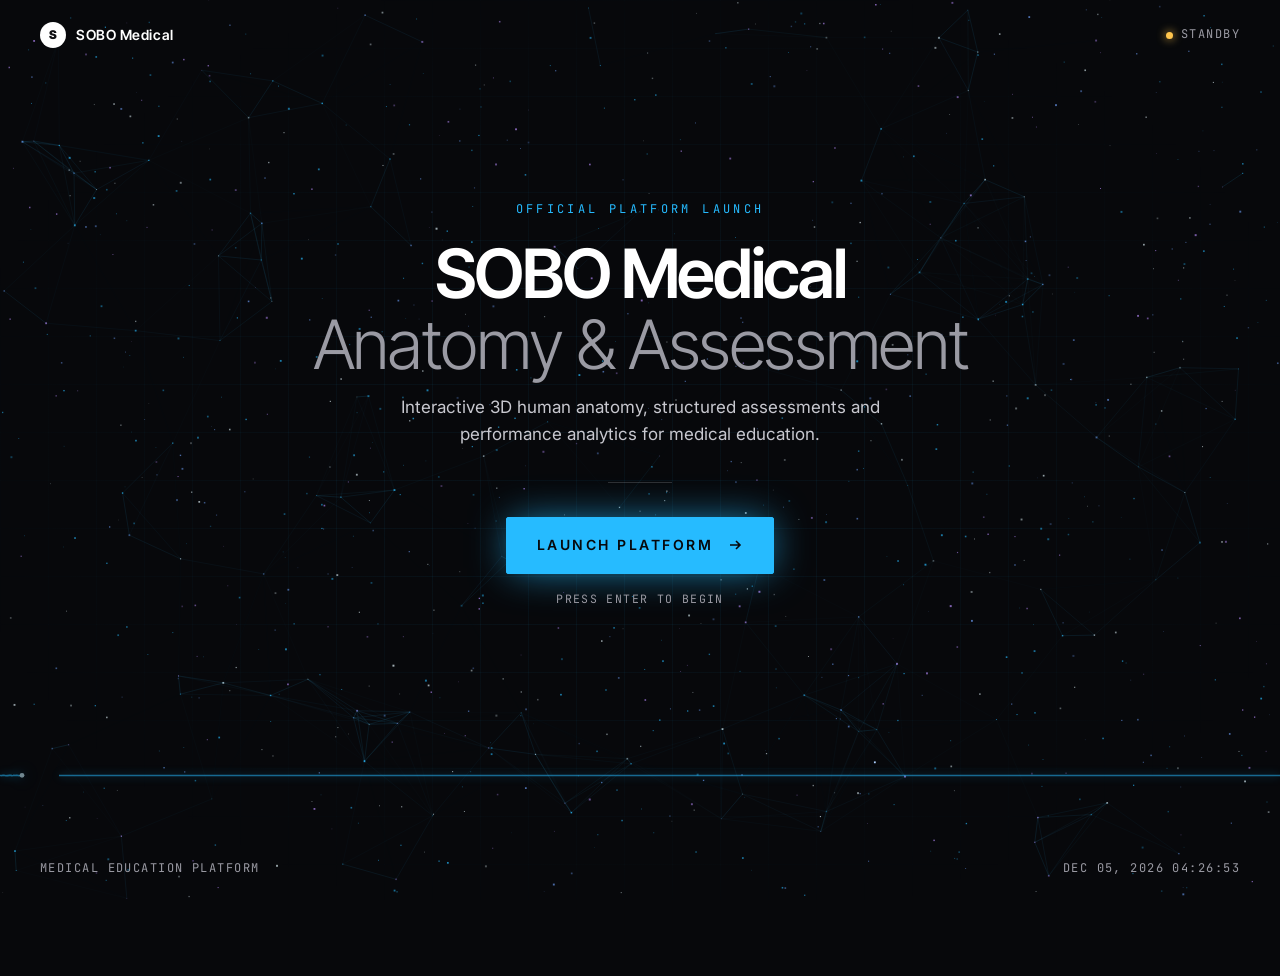
<file: launch.html>
<!doctype html>
<html lang="en">
  <head>
    <meta charset="utf-8" />
    <meta name="viewport" content="width=device-width,initial-scale=1" />
    <title>Launch · SOBO Medical</title>
    <link rel="stylesheet" href="css/global.css" />
    <style>
      body.launch {
        min-height: 100vh;
        min-height: 100dvh;
        margin: 0;
        overflow: hidden;
        background: #07080b;
        color: var(--ink);
        transition: opacity 0.9s var(--ease);
      }
      body.leaving {
        opacity: 0;
      }
      /* faint monitor grid + vignette */
      .grid-bg {
        position: fixed;
        inset: 0;
        background-image:
          linear-gradient(rgba(38, 187, 255, 0.05) 1px, transparent 1px),
          linear-gradient(90deg, rgba(38, 187, 255, 0.05) 1px, transparent 1px);
        background-size: 48px 48px;
        mask-image: radial-gradient(ellipse at center, #000 30%, transparent 78%);
        -webkit-mask-image: radial-gradient(ellipse at center, #000 30%, transparent 78%);
        pointer-events: none;
      }
      /* particle field (neural network -> vortex -> text) */
      #fx {
        position: fixed;
        inset: 0;
        width: 100%;
        height: 100%;
        pointer-events: none;
        z-index: 0;
      }
      #ecg {
        position: fixed;
        left: 0;
        right: 0;
        bottom: 64px; /* sits below the text, just above the footer rail */
        width: 100%;
        height: clamp(90px, 16vh, 150px);
        opacity: 0.55;
        pointer-events: none;
        transition: opacity 0.8s var(--ease);
      }
      .counting #ecg,
      .live #ecg {
        opacity: 0.9;
      }

      /* top and bottom rails */
      .rail {
        position: fixed;
        left: 0;
        right: 0;
        display: flex;
        justify-content: space-between;
        align-items: center;
        gap: 16px;
        padding: 22px clamp(16px, 4vw, 40px);
        font-family: var(--mono);
        font-size: 12px;
        letter-spacing: 0.12em;
        text-transform: uppercase;
        color: var(--muted);
        z-index: 2;
      }
      .rail.top {
        top: 0;
      }
      .rail.bottom {
        bottom: 0;
      }
      .rail .brand {
        display: inline-flex;
        align-items: center;
        gap: 10px;
        font-family: var(--display);
        font-size: 14px;
        font-weight: 600;
        letter-spacing: 0.04em;
        text-transform: none;
        color: var(--ink);
      }
      .rail .brand .logo {
        width: 26px;
        height: 26px;
        font-size: 12px;
      }
      .status {
        display: inline-flex;
        align-items: center;
        gap: 8px;
      }
      .status i {
        width: 7px;
        height: 7px;
        border-radius: 50%;
        background: var(--warn);
        box-shadow: 0 0 10px var(--warn);
        animation: blink 1.6s ease-in-out infinite;
      }
      .live .status i {
        background: var(--ok);
        box-shadow: 0 0 10px var(--ok);
        animation: none;
      }
      @keyframes blink {
        50% {
          opacity: 0.35;
        }
      }

      /* centre stage */
      .stage {
        position: relative;
        z-index: 1;
        min-height: 100vh;
        min-height: 100dvh;
        display: grid;
        place-items: center;
        padding: 80px 16px calc(64px + clamp(90px, 16vh, 150px) + 12px); /* keep text clear of the ECG */
        text-align: center;
      }
      .panel {
        width: min(760px, 100%);
        animation: enter 0.9s var(--ease) both;
      }
      @keyframes enter {
        from {
          opacity: 0;
          transform: translateY(10px);
        }
        to {
          opacity: 1;
          transform: none;
        }
      }
      .eyebrow {
        display: inline-block;
        font-family: var(--mono);
        font-size: 12px;
        letter-spacing: 0.28em;
        text-transform: uppercase;
        color: var(--brand);
      }
      .panel h1 {
        margin: 18px 0 14px;
        font-family: var(--display);
        font-size: clamp(36px, 6.4vw, 68px);
        font-weight: 600;
        letter-spacing: -0.035em;
        line-height: 1.04;
      }
      .panel h1 .muted-line {
        color: var(--muted);
        font-weight: 300;
      }
      .panel .sub {
        margin: 0 auto;
        max-width: 520px;
        color: var(--ink-2);
        font-size: clamp(15px, 2vw, 17px);
        line-height: 1.6;
      }
      .rule {
        width: 64px;
        height: 1px;
        margin: 34px auto;
        background: var(--line-strong);
      }

      /* ready: staggered entrance */
      #ready > * {
        animation: enter 1s var(--ease) both;
      }
      #ready > :nth-child(2) {
        animation-delay: 0.12s;
      }
      #ready > :nth-child(3) {
        animation-delay: 0.24s;
      }
      #ready > :nth-child(4) {
        animation-delay: 0.36s;
      }
      #ready > :nth-child(5),
      #ready > :nth-child(6) {
        animation-delay: 0.48s;
      }

      #go,
      .cta {
        position: relative;
        display: inline-flex;
        align-items: center;
        gap: 14px;
        padding: 16px 30px;
        border: 1px solid rgba(38, 187, 255, 0.6);
        border-radius: 2px;
        background: rgba(38, 187, 255, 0.06);
        color: var(--ink);
        font: inherit;
        font-size: 14px;
        font-weight: 600;
        letter-spacing: 0.18em;
        text-transform: uppercase;
        cursor: pointer;
        overflow: hidden;
        transition:
          background 0.25s var(--ease),
          border-color 0.25s var(--ease),
          color 0.25s var(--ease),
          box-shadow 0.25s var(--ease);
      }
      /* light sweeping across the button */
      #go::after,
      .cta::after {
        content: "";
        position: absolute;
        inset: 0;
        background: linear-gradient(100deg, transparent 30%, rgba(255, 255, 255, 0.22) 50%, transparent 70%);
        transform: translateX(-120%);
        animation: sheen 3.2s 1.2s ease-in-out infinite;
      }
      @keyframes sheen {
        0%,
        60% {
          transform: translateX(-120%);
        }
        100% {
          transform: translateX(120%);
        }
      }
      #go:hover,
      #go:focus-visible,
      .cta:hover,
      .cta:focus-visible {
        background: var(--brand);
        border-color: var(--brand);
        color: #07080b;
        outline: none;
        box-shadow: 0 0 40px -6px rgba(38, 187, 255, 0.8);
      }
      #go svg,
      .cta svg {
        width: 16px;
        height: 16px;
      }
      .hint {
        margin-top: 16px;
        font-family: var(--mono);
        font-size: 11.5px;
        letter-spacing: 0.12em;
        text-transform: uppercase;
        color: var(--muted);
      }

      /* countdown dial */
      #counting {
        animation: dialIn 0.8s var(--ease) both;
      }
      @keyframes dialIn {
        from {
          opacity: 0;
          transform: scale(0.86);
        }
        to {
          opacity: 1;
          transform: none;
        }
      }
      .dial {
        position: relative;
        width: clamp(230px, 44vw, 360px);
        aspect-ratio: 1;
        margin: 18px auto 0;
        display: grid;
        place-items: center;
      }
      .dial svg {
        position: absolute;
        inset: 0;
        width: 100%;
        height: 100%;
        overflow: visible;
      }
      .dial .tick {
        stroke: rgba(255, 255, 255, 0.14);
        stroke-width: 0.5;
        transition: stroke 0.2s;
      }
      .dial .tick.major {
        stroke-width: 0.9;
      }
      .dial .tick.on {
        stroke: #26bbff;
        filter: drop-shadow(0 0 1.5px #26bbff);
      }
      .dial .spin {
        fill: none;
        stroke: rgba(185, 140, 255, 0.7);
        stroke-width: 0.5;
        stroke-dasharray: 18 120;
        transform-origin: 50px 50px;
        animation: spin 2.4s linear infinite;
      }
      .dial .spin.s2 {
        stroke: rgba(38, 187, 255, 0.5);
        stroke-dasharray: 6 60;
        animation-duration: 1.5s;
        animation-direction: reverse;
      }
      @keyframes spin {
        to {
          transform: rotate(360deg);
        }
      }
      .dial .inner {
        fill: none;
        stroke: rgba(255, 255, 255, 0.07);
        stroke-width: 0.4;
      }
      .digits {
        position: relative;
        font-family: var(--mono);
        font-size: clamp(68px, 14vw, 124px);
        font-weight: 300;
        line-height: 1;
        letter-spacing: -0.04em;
        font-variant-numeric: tabular-nums;
        text-shadow: 0 0 30px rgba(38, 187, 255, 0.35);
      }
      .digits span {
        display: inline-block;
        animation: digit 0.45s var(--ease);
      }
      @keyframes digit {
        from {
          opacity: 0;
          transform: translateY(14%);
          filter: blur(3px);
        }
        to {
          opacity: 1;
          transform: none;
          filter: none;
        }
      }
      .dial .unit {
        position: absolute;
        bottom: 27%;
        font-family: var(--mono);
        font-size: 11px;
        letter-spacing: 0.3em;
        text-transform: uppercase;
        color: var(--muted);
      }
      .count-meta {
        margin: 22px auto 0;
        font-family: var(--mono);
        font-size: 12px;
        letter-spacing: 0.14em;
        text-transform: uppercase;
        color: var(--ink-2);
        min-height: 1.4em;
      }
      .count-meta span {
        display: inline-block;
        animation: enter 0.4s var(--ease);
      }
      .count-meta b {
        color: var(--brand);
        font-weight: 500;
        margin-right: 10px;
      }

      /* ---- countdown -> live transition ("monitor ignition") ---- */
      #counting.outro {
        animation: outro 0.45s var(--ease) forwards;
      }
      @keyframes outro {
        to {
          opacity: 0;
          transform: scale(0.6);
          filter: blur(6px);
        }
      }
      #ignite {
        position: fixed;
        inset: 0;
        z-index: 3;
        pointer-events: none;
        display: none;
      }
      .igniting #ignite {
        display: block;
      }
      .scan {
        position: absolute;
        left: 50%;
        top: var(--cy, 50%);
        width: 100vw;
        height: 1px;
        background: linear-gradient(90deg, transparent, #26bbff 20%, #e6f8ff 50%, #26bbff 80%, transparent);
        box-shadow: 0 0 18px 2px rgba(38, 187, 255, 0.7);
        transform: translate(-50%, -50%) scaleX(0);
      }
      .igniting .scan {
        animation:
          scanGrow 0.5s var(--ease) forwards,
          var(--split) 0.85s 0.5s cubic-bezier(0.6, 0, 0.2, 1) forwards;
      }
      .scan.up {
        --split: scanUp;
      }
      .scan.down {
        --split: scanDown;
      }
      @keyframes scanGrow {
        to {
          transform: translate(-50%, -50%) scaleX(1);
        }
      }
      @keyframes scanUp {
        from {
          transform: translate(-50%, -50%) scaleX(1);
          opacity: 1;
        }
        to {
          transform: translate(-50%, calc(-50% - var(--cy, 50vh))) scaleX(1);
          opacity: 0;
        }
      }
      @keyframes scanDown {
        from {
          transform: translate(-50%, -50%) scaleX(1);
          opacity: 1;
        }
        to {
          transform: translate(-50%, calc(-50% + 100vh - var(--cy, 50vh))) scaleX(1);
          opacity: 0;
        }
      }
      .veil {
        position: absolute;
        left: 0;
        right: 0;
        top: var(--cy, 50%);
        height: 100vh;
        background: radial-gradient(ellipse at center, rgba(38, 187, 255, 0.18), transparent 65%);
        transform: translateY(-50%) scaleY(0);
        opacity: 0;
      }
      .igniting .veil {
        animation: veil 1.1s 0.45s var(--ease) forwards;
      }
      @keyframes veil {
        0% {
          transform: translateY(-50%) scaleY(0);
          opacity: 1;
        }
        60% {
          opacity: 0.8;
        }
        100% {
          transform: translateY(-50%) scaleY(1);
          opacity: 0;
        }
      }
      /* core flash where everything imploded */
      .core {
        position: absolute;
        left: var(--cx, 50%);
        top: var(--cy, 50%);
        width: 14px;
        height: 14px;
        margin: -7px 0 0 -7px;
        border-radius: 50%;
        background: #fff;
        box-shadow:
          0 0 30px 10px rgba(38, 187, 255, 0.9),
          0 0 90px 40px rgba(130, 90, 220, 0.4);
        opacity: 0;
      }
      .igniting .core {
        animation: core 0.9s 0.35s ease-out forwards;
      }
      @keyframes core {
        0% {
          opacity: 0;
          transform: scale(0.2);
        }
        18% {
          opacity: 1;
          transform: scale(1.4);
        }
        100% {
          opacity: 0;
          transform: scale(5);
        }
      }
      .ring {
        position: absolute;
        left: var(--cx, 50%);
        top: var(--cy, 50%);
        width: 40px;
        height: 40px;
        margin: -20px 0 0 -20px;
        border: 1px solid rgba(38, 187, 255, 0.8);
        border-radius: 50%;
        opacity: 0;
      }
      .igniting .ring {
        animation: ring 1.3s 0.5s cubic-bezier(0.2, 0.6, 0.2, 1) forwards;
      }
      .igniting .ring.r2 {
        animation-delay: 0.68s;
        border-color: rgba(185, 140, 255, 0.7);
      }
      .igniting .ring.r3 {
        animation-delay: 0.86s;
        border-color: rgba(255, 255, 255, 0.5);
      }
      @keyframes ring {
        0% {
          transform: scale(0.2);
          opacity: 0.9;
        }
        100% {
          transform: scale(34);
          opacity: 0;
        }
      }
      .igniting .grid-bg {
        animation: gridFlash 1.4s 0.5s ease-out;
      }
      @keyframes gridFlash {
        0% {
          filter: brightness(1);
        }
        20% {
          filter: brightness(3.4);
        }
        100% {
          filter: brightness(1);
        }
      }
      /* a short camera shake at the moment of ignition */
      .shake .stage,
      .shake #fx {
        animation: shake 0.45s cubic-bezier(0.36, 0.07, 0.19, 0.97);
      }
      @keyframes shake {
        20% {
          transform: translate(-3px, 2px);
        }
        40% {
          transform: translate(3px, -2px);
        }
        60% {
          transform: translate(-2px, 1px);
        }
        80% {
          transform: translate(1px, -1px);
        }
      }

      /* live panel: lines slide up from behind a mask, one after another */
      #live {
        animation: none;
      }
      #live .reveal {
        display: block;
        overflow: hidden;
      }
      #live .reveal > * {
        display: inline-block;
        transform: translateY(105%);
        opacity: 0;
      }
      #live.show .reveal > * {
        animation: lineUp 0.8s var(--ease) forwards;
        animation-delay: calc(var(--i) * 0.14s);
      }
      @keyframes lineUp {
        to {
          transform: none;
          opacity: 1;
        }
      }
      /* the brand line is first drawn by the particles, then the real text fades in over them */
      #live h1 .reveal.brandline {
        overflow: visible;
      }
      #live h1 .reveal.brandline > b {
        color: var(--ink);
        font-weight: 600;
        transform: none;
      }
      #live.show h1 .reveal.brandline > b {
        animation: textIn 0.9s 0.1s ease forwards;
      }
      @keyframes textIn {
        from {
          opacity: 0;
          filter: blur(6px);
          text-shadow: 0 0 40px rgba(38, 187, 255, 0.9);
        }
        to {
          opacity: 1;
          filter: none;
          text-shadow: 0 0 24px rgba(38, 187, 255, 0.25);
        }
      }
      #live .enter-wrap {
        padding: 30px 0; /* room for the glow, which the reveal mask would otherwise clip */
        margin-bottom: -30px;
      }
      .cta {
        padding: 18px 36px;
        border-color: rgba(38, 187, 255, 0.85);
        box-shadow: 0 0 0 0 rgba(38, 187, 255, 0.45);
      }
      #live.ready .cta {
        animation: ctaPulse 2.4s ease-out infinite;
        opacity: 1;
        transform: none;
      }
      @keyframes ctaPulse {
        0% {
          box-shadow: 0 0 0 0 rgba(38, 187, 255, 0.45);
        }
        70% {
          box-shadow: 0 0 0 18px rgba(38, 187, 255, 0);
        }
        100% {
          box-shadow: 0 0 0 0 rgba(38, 187, 255, 0);
        }
      }
      #live .rule {
        transform: scaleX(0);
        margin: 26px auto;
        background: linear-gradient(90deg, transparent, #26bbff, transparent);
        width: 160px;
      }
      #live.show .rule {
        transition: transform 1s 0.5s var(--ease);
        transform: scaleX(1);
      }

      [hidden] {
        display: none !important;
      }
      @media (prefers-reduced-motion: reduce) {
        .panel,
        #ready > *,
        .digits span,
        #counting,
        #counting.outro,
        #go::after,
        .dial .spin,
        .status i,
        .shake .stage {
          animation: none;
        }
        .igniting #ignite {
          display: none;
        }
        #live .reveal > * {
          transform: none;
          opacity: 1;
        }
        #live.show .reveal > *,
        #live.show h1 .reveal.brandline > b {
          animation: none;
        }
      }
      @media (max-width: 560px) {
        .rail .hide-sm {
          display: none;
        }
      }
    </style>
  </head>
  <body class="launch">
    <div class="grid-bg" aria-hidden="true"></div>
    <canvas id="fx" aria-hidden="true"></canvas>
    <canvas id="ecg" aria-hidden="true"></canvas>

    <header class="rail top">
      <span class="brand"><span class="logo">S</span> SOBO Medical</span>
      <span class="status"><i></i><span id="statusTxt">Standby</span></span>
    </header>

    <main class="stage" aria-live="polite">
      <section class="panel" id="ready">
        <span class="eyebrow">Official platform launch</span>
        <h1>SOBO Medical<br /><span class="muted-line">Anatomy &amp; Assessment</span></h1>
        <p class="sub">
          Interactive 3D human anatomy, structured assessments and performance
          analytics for medical education.
        </p>
        <div class="rule"></div>
        <button id="go" type="button">
          Launch platform
          <svg viewBox="0 0 16 16" fill="none" stroke="currentColor" stroke-width="1.6" aria-hidden="true"><path d="M3 8h10M9 4l4 4-4 4" /></svg>
        </button>
        <p class="hint">Press Enter to begin</p>
      </section>

      <section class="panel" id="counting" hidden>
        <span class="eyebrow">Launch sequence</span>
        <div class="dial" id="dial">
          <svg viewBox="0 0 100 100" aria-hidden="true">
            <g id="ticks"></g>
            <circle class="inner" cx="50" cy="50" r="40" />
            <circle class="spin" cx="50" cy="50" r="43" pathLength="138" />
            <circle class="spin s2" cx="50" cy="50" r="37.5" pathLength="66" />
          </svg>
          <div class="digits" aria-label="seconds remaining"><span id="num">05</span></div>
          <span class="unit">seconds</span>
        </div>
        <div class="count-meta" id="meta"></div>
      </section>

      <section class="panel" id="live" hidden>
        <span class="reveal"><span class="eyebrow" style="--i: 0">System online</span></span>
        <h1>
          <span class="reveal brandline"><b id="brandText">SOBO Medical</b></span>
          <span class="reveal"><span class="muted-line" style="--i: 2">is now live</span></span>
        </h1>
        <div class="rule"></div>
        <span class="reveal"><span class="sub" style="--i: 4; display: inline-block">Welcome to the future of anatomy learning.</span></span>
        <span class="reveal enter-wrap"
          ><button id="enter" class="cta" type="button" style="--i: 6" tabindex="-1">
            Enter SOBO Medical
            <svg viewBox="0 0 16 16" fill="none" stroke="currentColor" stroke-width="1.6" aria-hidden="true"><path d="M3 8h10M9 4l4 4-4 4" /></svg></button
        ></span>
      </section>
    </main>

    <div id="ignite" aria-hidden="true">
      <div class="veil"></div>
      <div class="ring"></div>
      <div class="ring r2"></div>
      <div class="ring r3"></div>
      <div class="core"></div>
      <div class="scan up"></div>
      <div class="scan down"></div>
    </div>

    <footer class="rail bottom">
      <span class="hide-sm">Medical education platform</span>
      <span id="clock"></span>
    </footer>

    <script>
      // Launch ceremony:
      //   standby  - a drifting "neural network" of particles, a resting ECG
      //   countdown- particles are pulled into a vortex around the dial, faster every second; one heartbeat per second
      //   zero     - everything implodes to a point, then ignites (flash, scan lines, rings) and bursts outward
      //   live     - the particles assemble into "SOBO Medical", the real text fades in, then the site opens
      const COUNT_FROM = 5; // seconds
      const DESTINATION = "index.html"; // signs in, or opens the right dashboard
      const STEPS = [
        "Loading anatomy atlas",
        "Calibrating 3D renderer",
        "Syncing assessment bank",
        "Securing sessions",
        "Final checks",
      ];

      const $ = (id) => document.getElementById(id);
      const reduced = matchMedia("(prefers-reduced-motion: reduce)").matches;
      const pad = (n) => String(n).padStart(2, "0");
      const wait = (ms) => new Promise((r) => setTimeout(r, ms));
      const clamp01 = (v) => Math.max(0, Math.min(1, v));
      const easeInOut = (u) => (u < 0.5 ? 4 * u * u * u : 1 - Math.pow(-2 * u + 2, 3) / 2);

      // ---- clock in the bottom rail ----
      const tickClock = () => {
        const d = new Date();
        $("clock").textContent =
          d.toLocaleDateString(undefined, { day: "2-digit", month: "short", year: "numeric" }) +
          "  " + [d.getHours(), d.getMinutes(), d.getSeconds()].map(pad).join(":");
      };
      tickClock();
      setInterval(tickClock, 1000);

      // ---- dial ticks (60, every 5th is longer) ----
      $("ticks").innerHTML = Array.from({ length: 60 }, (_, i) => {
        const a = (i / 60) * Math.PI * 2 - Math.PI / 2,
          major = i % 5 === 0,
          r1 = major ? 45 : 46.5,
          r2 = 49;
        const p = (r) => `${(50 + Math.cos(a) * r).toFixed(2)} ${(50 + Math.sin(a) * r).toFixed(2)}`;
        return `<path class="tick${major ? " major" : ""}" d="M${p(r1)} L${p(r2)}" />`;
      }).join("");
      const ticks = [...document.querySelectorAll("#ticks .tick")];

      // =============================== ECG monitor ===============================
      const cv = $("ecg"),
        ctx = cv.getContext("2d");
      let W = 0, H = 0, dpr = 1, trace = [], pen = 0, lastT = 0, beats = [], ecgGain = 1;
      const SPEED = 260; // px per second
      function size() {
        dpr = Math.min(devicePixelRatio || 1, 2);
        W = cv.clientWidth;
        H = cv.clientHeight;
        cv.width = W * dpr;
        cv.height = H * dpr;
        ctx.setTransform(dpr, 0, 0, dpr, 0, 0);
        trace = new Array(Math.ceil(W) + 1).fill(0);
        pen = 0;
      }
      addEventListener("resize", size);
      size();
      const bump = (u, a, b, h) => (u >= a && u <= b ? h * Math.sin((Math.PI * (u - a)) / (b - a)) : 0);
      const tri = (u, a, m, b, h) => (u < a || u > b ? 0 : u <= m ? (h * (u - a)) / (m - a) : (h * (b - u)) / (b - m));
      const pqrst = (u) =>
        bump(u, 0, 0.09, 0.1) + tri(u, 0.13, 0.145, 0.16, -0.12) + tri(u, 0.155, 0.18, 0.205, 1) +
        tri(u, 0.2, 0.22, 0.245, -0.28) + bump(u, 0.32, 0.5, 0.22);
      function signal(t) {
        let v = 0;
        for (const b of beats) v += pqrst(t - b.t) * b.g;
        return v + (Math.random() - 0.5) * 0.012;
      }
      let onBeat = () => {};
      function beat(g = ecgGain) {
        beats.push({ t: performance.now() / 1000, g });
        if (beats.length > 4) beats.shift();
        onBeat();
      }
      let restTimer = setInterval(beat, 1150);
      beat();

      function drawEcg(now) {
        const t = now / 1000;
        const dt = Math.min(0.05, lastT ? t - lastT : 0);
        lastT = t;
        const steps = Math.max(1, Math.round(SPEED * dt));
        for (let i = 0; i < steps; i++) {
          pen = (pen + 1) % trace.length;
          trace[pen] = signal(t - (steps - 1 - i) / SPEED);
        }
        ctx.clearRect(0, 0, W, H);
        const mid = H * 0.58, amp = H * 0.4, gap = 36;
        ctx.lineWidth = 1.6;
        ctx.lineJoin = "round";
        ctx.strokeStyle = "#26bbff";
        ctx.shadowColor = "rgba(38,187,255,0.75)";
        ctx.shadowBlur = 8;
        ctx.beginPath();
        let drawing = false;
        for (let x = 0; x < trace.length; x++) {
          const ahead = (x - pen + trace.length) % trace.length;
          if (ahead > 0 && ahead <= gap) {
            drawing = false;
            continue;
          }
          const y = mid - trace[x] * amp;
          drawing ? ctx.lineTo(x, y) : ctx.moveTo(x, y);
          drawing = true;
        }
        ctx.stroke();
        ctx.shadowBlur = 16;
        ctx.fillStyle = "#c9f0ff";
        ctx.beginPath();
        ctx.arc(pen, mid - trace[pen] * amp, 2.4, 0, Math.PI * 2);
        ctx.fill();
      }

      // =============================== Particle field ===============================
      const fx = $("fx"),
        fc = fx.getContext("2d");
      let FW = 0, FH = 0, fdpr = 1;
      function fxSize() {
        fdpr = Math.min(devicePixelRatio || 1, 2);
        FW = innerWidth;
        FH = innerHeight;
        fx.width = FW * fdpr;
        fx.height = FH * fdpr;
        fc.setTransform(fdpr, 0, 0, fdpr, 0, 0);
      }
      addEventListener("resize", fxSize);
      fxSize();

      const N = innerWidth < 700 ? 520 : 1100;
      const LINKS = innerWidth < 700 ? 70 : 140; // particles that draw network lines while drifting
      const COLORS = ["38,187,255", "38,187,255", "111,162,255", "185,140,255", "230,248,255"];
      const P = Array.from({ length: N }, () => ({
        x: Math.random() * FW,
        y: Math.random() * FH,
        vx: (Math.random() - 0.5) * 0.35,
        vy: (Math.random() - 0.5) * 0.35,
        s: Math.random() * 1.5 + 0.5,
        a: Math.random() * 0.45 + 0.25,
        c: COLORS[(Math.random() * COLORS.length) | 0],
        d: Math.random(), // per-particle delay / phase
        ro: (Math.random() - 0.5) * 2, // orbit spread
        ang: 0, rad: 0, kick: 0, sx: 0, sy: 0, tx: null, ty: null,
      }));
      let mode = "drift", modeT = 0, prog = 0, fade = 1;
      let cx = FW / 2, cy = FH / 2, orbitR = 200;
      const mouse = { x: -1e4, y: -1e4 };
      addEventListener("pointermove", (e) => ((mouse.x = e.clientX), (mouse.y = e.clientY)));
      addEventListener("pointerleave", () => ((mouse.x = mouse.y = -1e4)));

      function setMode(m) {
        mode = m;
        modeT = performance.now() / 1000;
        if (m === "vortex" || m === "implode")
          P.forEach((p) => {
            if (m === "vortex") {
              p.ang = Math.atan2(p.y - cy, p.x - cx);
              p.rad = Math.hypot(p.x - cx, p.y - cy);
            }
          });
        if (m === "explode")
          P.forEach((p) => {
            const a = Math.random() * Math.PI * 2,
              v = 6 + Math.random() * 18;
            p.x = cx + (Math.random() - 0.5) * 4;
            p.y = cy + (Math.random() - 0.5) * 4;
            p.vx = Math.cos(a) * v;
            p.vy = Math.sin(a) * v;
          });
        if (m === "assemble") P.forEach((p) => ((p.sx = p.x), (p.sy = p.y)));
        if (m === "dissolve")
          P.forEach((p) => {
            p.vx = (Math.random() - 0.5) * 1.6;
            p.vy = (Math.random() - 0.5) * 1.6 - 0.3;
          });
      }
      // Every second of the countdown (each heartbeat) the ring breathes: a fast burst outward,
      // then a slower pull back in to the dial before the next second.
      let pulseT = -10;
      onBeat = () => {
        if (mode === "vortex") pulseT = performance.now() / 1000;
      };
      const easeOut = (u) => 1 - Math.pow(1 - u, 3);
      function breath(ph) {
        if (ph < 0 || ph > 0.95) return 0;
        if (ph < 0.22) return easeOut(ph / 0.22); // out
        return 1 - easeInOut((ph - 0.22) / 0.73); // back in
      }

      // Points that spell out an element's text, at its exact position on screen
      function textTargets(el, box) {
        const r = box.getBoundingClientRect(),
          cs = getComputedStyle(el);
        const fs = parseFloat(cs.fontSize);
        const c = document.createElement("canvas");
        c.width = Math.ceil(r.width);
        c.height = Math.ceil(r.height);
        const g = c.getContext("2d");
        g.font = `${cs.fontWeight} ${cs.fontSize} ${cs.fontFamily}`;
        if ("letterSpacing" in g) g.letterSpacing = cs.letterSpacing;
        g.textAlign = "center";
        g.textBaseline = "middle";
        g.fillStyle = "#fff";
        g.fillText(el.textContent, c.width / 2, c.height / 2 + fs * 0.04);
        const data = g.getImageData(0, 0, c.width, c.height).data;
        const step = Math.max(2, Math.round(fs / 26));
        const pts = [];
        for (let y = 0; y < c.height; y += step)
          for (let x = 0; x < c.width; x += step)
            if (data[(y * c.width + x) * 4 + 3] > 140) pts.push([r.left + x, r.top + y]);
        for (let i = pts.length - 1; i > 0; i--) {
          const j = (Math.random() * (i + 1)) | 0;
          [pts[i], pts[j]] = [pts[j], pts[i]];
        }
        return pts;
      }
      function assignTargets(pts) {
        P.forEach((p, i) => {
          const t = pts.length ? pts[i % pts.length] : null;
          // spare particles (more particles than points) join in only when the text needs them
          if (t && i < Math.max(pts.length, N * 0.7)) {
            p.tx = t[0] + (Math.random() - 0.5) * 1.2;
            p.ty = t[1] + (Math.random() - 0.5) * 1.2;
          } else p.tx = p.ty = null;
        });
      }

      function stepParticles(now, dt) {
        const t = now / 1000,
          since = t - modeT,
          f = dt * 60; // frame factor
        fc.clearRect(0, 0, FW, FH);
        fc.globalCompositeOperation = "lighter";

        if (mode === "drift") {
          for (const p of P) {
            const dx = p.x - mouse.x, dy = p.y - mouse.y, d2 = dx * dx + dy * dy;
            if (d2 < 140 * 140) {
              const d = Math.sqrt(d2) || 1, push = (1 - d / 140) * 0.6;
              p.vx += (dx / d) * push * 0.2 * f;
              p.vy += (dy / d) * push * 0.2 * f;
            }
            p.vx = p.vx * 0.985 + (Math.random() - 0.5) * 0.02;
            p.vy = p.vy * 0.985 + (Math.random() - 0.5) * 0.02;
            const sp = Math.hypot(p.vx, p.vy);
            if (sp < 0.12) ((p.vx *= 1.05), (p.vy *= 1.05));
            p.x += p.vx * f;
            p.y += p.vy * f;
            if (p.x < -10) p.x = FW + 10;
            if (p.x > FW + 10) p.x = -10;
            if (p.y < -10) p.y = FH + 10;
            if (p.y > FH + 10) p.y = -10;
          }
          // network lines between nearby "neurons"
          fc.lineWidth = 0.6;
          for (let i = 0; i < LINKS; i++)
            for (let j = 0; j < i; j++) {
              const a = P[i], b = P[j];
              const dx = a.x - b.x, dy = a.y - b.y, d2 = dx * dx + dy * dy;
              if (d2 < 130 * 130) {
                fc.strokeStyle = `rgba(38,187,255,${(1 - Math.sqrt(d2) / 130) * 0.22 * fade})`;
                fc.beginPath();
                fc.moveTo(a.x, a.y);
                fc.lineTo(b.x, b.y);
                fc.stroke();
              }
            }
        } else if (mode === "vortex" || mode === "implode") {
          const omega = mode === "implode" ? 7 : 0.35 + prog * 2.6;
          const pull = mode === "implode" ? clamp01(since / 0.42) : 0;
          for (const p of P) {
            const target = mode === "implode" ? 0 : orbitR + p.ro * (70 - prog * 45) + Math.sin(t * 2 + p.d * 6) * 6;
            p.rad += (target - p.rad) * Math.min(1, dt * (mode === "implode" ? 9 : 1.6));
            if (mode === "implode") p.rad *= 1 - pull * 0.25;
            // outward burst: each particle has its own reach, so the ring explodes into a cloud and re-forms
            p.kick = mode === "vortex" ? breath(t - pulseT - p.d * 0.06) * (50 + 190 * p.d) * (0.7 + prog * 0.6) : p.kick * Math.pow(0.8, f);
            p.ang += omega * dt * (0.7 + p.d * 0.6);
            const r = Math.max(0, p.rad + p.kick);
            p.x = cx + Math.cos(p.ang) * r;
            p.y = cy + Math.sin(p.ang) * r * 0.96;
          }
        } else if (mode === "explode") {
          for (const p of P) {
            p.x += p.vx * f;
            p.y += p.vy * f;
            p.vx *= Math.pow(0.93, f);
            p.vy *= Math.pow(0.93, f);
          }
        } else if (mode === "assemble") {
          for (const p of P) {
            if (p.tx == null) {
              p.x += p.vx * f;
              p.y += p.vy * f;
              p.vx *= Math.pow(0.95, f);
              p.vy *= Math.pow(0.95, f);
              continue;
            }
            const u = easeInOut(clamp01((since - p.d * 0.35) / 0.95));
            const swirl = (1 - u) * 60 * Math.sin(p.d * 12 + since * 3);
            p.x = p.sx + (p.tx - p.sx) * u + swirl * (1 - u);
            p.y = p.sy + (p.ty - p.sy) * u + swirl * 0.4 * (1 - u);
          }
        } else if (mode === "dissolve") {
          for (const p of P) {
            p.x += p.vx * f;
            p.y += p.vy * f;
            p.vx *= Math.pow(0.985, f);
            p.vy *= Math.pow(0.985, f);
          }
          if (since > 1.6) setMode("drift");
        }

        // draw the particles
        const glow = mode === "assemble" ? 1.25 : mode === "explode" ? 1.4 : 1;
        const dim = mode === "dissolve" ? Math.max(0.35, 1 - (since / 1.6) * 0.65) : 1;
        for (const p of P) {
          let a = p.a * glow * dim * fade;
          if (mode === "assemble" && p.tx == null) a *= 0.35;
          if (mode === "implode") a = Math.min(1, a * (1 + since * 3));
          fc.fillStyle = `rgba(${p.c},${Math.min(1, a)})`;
          const s = mode === "assemble" && p.tx != null ? p.s * 0.9 + 0.4 : p.s;
          fc.fillRect(p.x - s / 2, p.y - s / 2, s, s);
        }
        fc.globalCompositeOperation = "source-over";
      }

      let lastFrame = 0;
      function frame(now) {
        const dt = Math.min(0.05, lastFrame ? (now - lastFrame) / 1000 : 0.016);
        lastFrame = now;
        drawEcg(now);
        stepParticles(now, dt);
        requestAnimationFrame(frame);
      }
      if (reduced) {
        // still picture: a flat line with a single beat
        ctx.strokeStyle = "#26bbff";
        ctx.lineWidth = 1.6;
        ctx.beginPath();
        for (let x = 0; x < W; x++) {
          const y = H * 0.58 - pqrst((x - W * 0.45) / SPEED) * H * 0.4;
          x ? ctx.lineTo(x, y) : ctx.moveTo(x, y);
        }
        ctx.stroke();
      } else requestAnimationFrame(frame);

      // =============================== Launch sequence ===============================
      let started = false;
      function start() {
        if (started) return;
        started = true;
        clearInterval(restTimer);
        document.body.classList.add("counting");
        $("statusTxt").textContent = "Launch sequence";
        $("ready").hidden = true;
        $("counting").hidden = false;
        // centre the vortex on the dial
        const r = $("dial").getBoundingClientRect();
        cx = r.left + r.width / 2;
        cy = r.top + r.height / 2;
        orbitR = r.width / 2 + 46;
        setMode("vortex");
        const t0 = performance.now(),
          total = COUNT_FROM * 1000;
        let shown = COUNT_FROM, step = -1;
        beat();
        (function tick(now) {
          const left = Math.max(0, total - (now - t0));
          prog = 1 - left / total;
          const lit = Math.round(prog * 60);
          ticks.forEach((el, i) => el.classList.toggle("on", i < lit));
          const n = Math.ceil(left / 1000);
          const s = Math.min(STEPS.length - 1, Math.floor(prog * STEPS.length));
          if (s !== step) {
            step = s;
            $("meta").innerHTML = `<span><b>${pad(s + 1)}/${pad(STEPS.length)}</b>${STEPS[s]}</span>`;
          }
          if (n !== shown && n > 0) {
            shown = n;
            const num = $("num");
            num.textContent = pad(n);
            num.style.animation = "none"; // replay the digit transition
            void num.offsetWidth;
            num.style.animation = "";
            ecgGain = 1 + prog * 0.5;
            beat();
          }
          if (left > 0) requestAnimationFrame(tick);
          else goLive();
        })(t0);
      }

      async function goLive() {
        $("num").textContent = "00";
        $("meta").innerHTML = `<span><b>OK</b>All systems ready</span>`;
        // 1) everything collapses into the centre of the dial
        setMode("implode");
        $("counting").classList.add("outro");
        beat(1.6);
        await wait(reduced ? 0 : 450);
        $("counting").hidden = true;
        // 2) ignition: flash, scan lines, rings, burst
        document.body.classList.remove("counting");
        document.body.classList.add("igniting", "live");
        document.body.style.setProperty("--cx", cx + "px");
        document.body.style.setProperty("--cy", cy + "px");
        $("statusTxt").textContent = "Online";
        clearInterval(restTimer);
        ecgGain = 1.2;
        restTimer = setInterval(beat, 820);
        await wait(reduced ? 0 : 380);
        setMode("explode");
        document.body.classList.add("shake");
        beat(1.8);
        // measure where the brand text will sit (the panel is laid out but still invisible)
        $("live").hidden = false;
        const targets = textTargets($("brandText"), $("brandText").parentElement);
        assignTargets(targets);
        await wait(reduced ? 0 : 520);
        document.body.classList.remove("shake");
        // 3) the particles fly in and write the name
        setMode("assemble");
        await wait(reduced ? 0 : 1250);
        // 4) the real text takes over; particles drift away
        void $("live").offsetWidth;
        $("live").classList.add("show");
        setMode("dissolve");
        setTimeout(() => document.body.classList.remove("igniting"), 600);
        // the Enter button is the last line to slide in; after that it pulses and takes the keyboard focus
        setTimeout(() => {
          $("live").classList.add("ready");
          $("enter").tabIndex = 0;
          $("enter").focus({ preventScroll: true });
        }, reduced ? 0 : 1700);
      }

      let entering = false;
      function enterSite() {
        if (entering) return;
        entering = true;
        document.body.classList.add("leaving");
        setTimeout(() => location.assign(DESTINATION), reduced ? 0 : 850);
      }
      $("enter").addEventListener("click", enterSite);

      // Coming back with the browser's Back button: start fresh instead of a faded-out page
      addEventListener("pageshow", (e) => e.persisted && location.reload());

      $("go").addEventListener("click", start);
      document.addEventListener("keydown", (e) => {
        if ((e.key === "Enter" || e.key === " ") && e.target === document.body) {
          e.preventDefault();
          start();
        }
      });
      $("go").focus();
    </script>
  </body>
</html>
</file>
<file: css/global.css>
/* ==========================================================================
   Design system: blue-black surfaces, glassy rounded cards, cyan actions,
   blue → violet → pink highlight gradient, soft magenta ambient glow
   ========================================================================== */
@import url("https://fonts.googleapis.com/css2?family=Inter:wght@300..800&family=Inter+Tight:wght@500..900&family=JetBrains+Mono:wght@400..700&display=swap");

:root {
  color-scheme: dark;

  /* surfaces */
  --bg: #101014;
  --bg-elev: #16161b;
  --card: #1c1c21;
  --card-2: #232329;
  --card-3: #2a2a31;
  --line: rgba(255, 255, 255, 0.08);
  --line-strong: rgba(255, 255, 255, 0.16);

  /* text */
  --ink: #ffffff;
  --ink-2: #c8c8cf;
  --muted: #9a9aa3;

  /* accent: cyan for actions, gradient for highlights */
  --brand: #26bbff;
  --brand-strong: #0fa9f0;
  --brand-2: #b98cff;
  --brand-soft: rgba(38, 187, 255, 0.14);
  --grad: linear-gradient(90deg, #6fa2ff 0%, #a98bff 50%, #eaa6d9 100%);
  --btn-grey: #3a3a41;

  /* status */
  --ok: #3ddc97;
  --err: #ff6b6b;
  --warn: #ffc54d;

  /* shape + type */
  --r: 20px;
  --r-sm: 10px;
  --r-btn: 4px;
  --font: "Inter", ui-sans-serif, system-ui, -apple-system, "Segoe UI", sans-serif;
  --display: "Inter Tight", "Inter", ui-sans-serif, system-ui, sans-serif;
  --mono: "JetBrains Mono", ui-monospace, "SFMono-Regular", Menlo, monospace;
  --serif: var(--display);
  --nav-h: 72px;
  --ease: cubic-bezier(0.22, 1, 0.36, 1);
}

*,
*::before,
*::after {
  box-sizing: border-box;
}
html {
  -webkit-text-size-adjust: 100%;
  scrollbar-color: #34343b transparent;
}
body {
  margin: 0;
  font-family: var(--font);
  font-size: 15px;
  line-height: 1.6;
  -webkit-font-smoothing: antialiased;
  -moz-osx-font-smoothing: grayscale;
  color: var(--ink);
  background:
    radial-gradient(900px 640px at 10% 90%, rgba(176, 64, 150, 0.26), transparent 70%),
    radial-gradient(900px 640px at 82% 16%, rgba(130, 90, 220, 0.24), transparent 70%),
    radial-gradient(800px 560px at 55% 55%, rgba(38, 187, 255, 0.09), transparent 70%),
    var(--bg);
  background-attachment: fixed;
  min-height: 100vh;
}
h1,
h2,
h3 {
  font-family: var(--display);
  font-weight: 700;
  letter-spacing: -0.03em;
  line-height: 1.1;
}
.grad-text {
  background: var(--grad);
  -webkit-background-clip: text;
  background-clip: text;
  color: transparent;
}
::selection {
  background: rgba(38, 187, 255, 0.4);
  color: #fff;
}
::-webkit-scrollbar {
  width: 10px;
  height: 10px;
}
::-webkit-scrollbar-thumb {
  background: #2c2c33;
  border-radius: 99px;
  border: 2px solid transparent;
  background-clip: padding-box;
}
::-webkit-scrollbar-thumb:hover {
  background: #3d3d45;
  background-clip: padding-box;
}
::-webkit-scrollbar-track {
  background: transparent;
}

a {
  color: var(--brand);
  text-decoration: none;
  transition: color 0.15s;
}
a:hover {
  color: #7fd4ff;
  text-decoration: underline;
  text-underline-offset: 3px;
}
code,
kbd {
  font-family: var(--mono);
  font-size: 0.86em;
  background: var(--card-3);
  border: 1px solid var(--line);
  border-radius: 6px;
  padding: 1px 6px;
}
:focus-visible {
  outline: 2px solid var(--brand);
  outline-offset: 2px;
  border-radius: 4px;
}

/* ---------- surfaces ---------- */
.card {
  position: relative;
  background: rgba(30, 30, 36, 0.78);
  border: 1px solid var(--line);
  border-radius: var(--r);
  padding: 28px;
  backdrop-filter: blur(14px);
  -webkit-backdrop-filter: blur(14px);
  box-shadow: 0 24px 50px -30px rgba(0, 0, 0, 0.8);
  transition:
    border-color 0.2s,
    background 0.2s;
}

/* ---------- forms ---------- */
label {
  display: block;
  margin: 16px 0 7px;
  font-size: 13.5px;
  font-weight: 500;
  color: var(--ink-2);
}
input,
select,
textarea {
  width: 100%;
  padding: 12px 16px;
  border: 1px solid var(--line-strong);
  border-radius: var(--r-sm);
  font: inherit;
  font-size: 14.5px;
  background: rgba(255, 255, 255, 0.04);
  color: var(--ink);
  transition:
    border-color 0.15s,
    box-shadow 0.15s,
    background 0.15s;
}
/* native dropdown lists: dark text on a light popup was invisible on some systems */
select option,
select optgroup {
  background: #1f1f25;
  color: #ffffff;
}
select option:checked {
  background: #2c3d4f;
}
input::placeholder,
textarea::placeholder {
  color: #6b6b74;
}
input:hover,
select:hover,
textarea:hover {
  border-color: rgba(255, 255, 255, 0.28);
}
input:focus,
select:focus,
textarea:focus {
  outline: none;
  border-color: var(--brand);
  background: rgba(255, 255, 255, 0.06);
  box-shadow: 0 0 0 3px rgba(38, 187, 255, 0.2);
}
input:disabled,
select:disabled,
textarea:disabled {
  opacity: 0.5;
  cursor: not-allowed;
}
input[type="checkbox"],
input[type="radio"] {
  width: 16px;
  height: 16px;
  padding: 0;
  accent-color: var(--brand);
  box-shadow: none;
}
input[type="range"] {
  accent-color: var(--brand);
  padding: 0;
  border: 0;
  background: none;
  box-shadow: none;
}

/* ---------- buttons ---------- */
/* primary: cyan fill + dark text · secondary: outline · .ghost: grey fill */
.btn {
  display: inline-flex;
  align-items: center;
  justify-content: center;
  gap: 8px;
  padding: 12px 20px;
  border: 1px solid transparent;
  border-radius: var(--r-btn);
  background: var(--brand);
  color: #101014;
  font: inherit;
  font-size: 15px;
  font-weight: 500;
  line-height: 1.2;
  cursor: pointer;
  white-space: nowrap;
  text-decoration: none;
  transition:
    transform 0.15s var(--ease),
    background 0.15s,
    border-color 0.15s,
    color 0.15s;
}
.btn:hover {
  background: #61ceff;
  color: #101014;
  text-decoration: none;
}
.btn:active {
  transform: translateY(1px);
}
.btn.secondary {
  background: transparent;
  color: #fff;
  border-color: rgba(255, 255, 255, 0.45);
}
.btn.secondary:hover {
  background: rgba(255, 255, 255, 0.08);
  border-color: #fff;
  color: #fff;
}
.btn.ghost {
  background: var(--btn-grey);
  color: #fff;
}
.btn.ghost:hover {
  background: #4a4a52;
  color: #fff;
}
.btn:disabled {
  opacity: 0.45;
  cursor: wait;
  transform: none;
}

/* gradient "STEP" style pill */
.pill {
  display: inline-block;
  padding: 3px 12px;
  border-radius: 99px;
  background: linear-gradient(90deg, #6cc6ff, #c3b1ff);
  color: #101014;
  font-size: 13px;
  font-weight: 500;
  letter-spacing: 0.04em;
  text-transform: uppercase;
}

/* ---------- messages ---------- */
.msg {
  margin-top: 12px;
  min-height: 1.4em;
  font-size: 14px;
  color: var(--muted);
}
.msg.error {
  color: var(--err);
}
.msg.success {
  color: var(--ok);
}

/* ---------- top navigation ---------- */
nav.top {
  position: sticky;
  top: 0;
  z-index: 20;
  display: flex;
  gap: 4px;
  align-items: center;
  height: var(--nav-h);
  padding: 0 24px;
  background: rgba(16, 16, 20, 0.88);
  backdrop-filter: saturate(140%) blur(18px);
  -webkit-backdrop-filter: saturate(140%) blur(18px);
  border-bottom: 1px solid var(--line);
}
nav.top a {
  color: #fff;
  text-decoration: none;
  font-size: 15px;
  font-weight: 500;
  padding: 8px 14px;
  border-radius: 8px;
  white-space: nowrap;
  transition:
    color 0.15s,
    background 0.15s;
}
nav.top a:hover {
  color: #fff;
  background: rgba(255, 255, 255, 0.07);
  text-decoration: none;
}
nav.top .brand {
  display: inline-flex;
  align-items: center;
  gap: 10px;
  margin-right: 22px;
  padding: 4px 6px 4px 0;
  color: var(--ink);
  font-family: var(--display);
  font-weight: 800;
  text-transform: uppercase;
  letter-spacing: 0.02em;
  font-size: 19px;
}
nav.top .brand:hover {
  background: none;
}
.logo {
  display: inline-grid;
  place-items: center;
  width: 34px;
  height: 34px;
  border-radius: 50%;
  background: #fff;
  color: #101014;
  font-family: var(--display);
  font-weight: 900;
  font-size: 16px;
  flex: none;
}
nav.top .links {
  display: flex;
  gap: 4px;
  align-items: center;
  min-width: 0;
  overflow-x: auto;
  scrollbar-width: none;
}
nav.top .links::-webkit-scrollbar {
  display: none;
}
nav.top .sp {
  flex: 1;
}

/* ---------- nav extras ---------- */
nav.top a[aria-current="page"] {
  color: #fff;
  background: rgba(255, 255, 255, 0.1);
}
nav.top .who {
  display: inline-flex;
  align-items: center;
  gap: 10px;
  color: #fff;
  font-size: 15px;
  font-weight: 500;
  white-space: nowrap;
  margin-right: 8px;
}
nav.top a.who {
  padding: 5px 14px 5px 5px;
  border: 1px solid var(--line-strong);
  border-radius: 999px;
  background: rgba(255, 255, 255, 0.03);
  margin-right: 0;
}
nav.top a.who:hover,
nav.top a.who[aria-current="page"] {
  border-color: var(--brand);
  background: var(--brand-soft);
}
nav.top .who .who-txt {
  display: flex;
  flex-direction: column;
  line-height: 1.15;
}
nav.top .who .who-txt .sub {
  font-size: 11px;
  font-weight: 400;
  color: var(--muted);
}
nav.top a.who:hover .avatar {
  background: var(--grad);
  color: #101014;
}
nav.top .who .role {
  font-size: 11px;
  font-weight: 500;
  text-transform: uppercase;
  letter-spacing: 0.06em;
  color: #101014;
  background: linear-gradient(90deg, #6cc6ff, #c3b1ff);
  border-radius: 99px;
  padding: 2px 9px;
}
.avatar {
  transition: background 0.15s, color 0.15s;
  display: inline-grid;
  place-items: center;
  width: 36px;
  height: 36px;
  border-radius: 50%;
  background: var(--btn-grey);
  color: #fff;
  font-weight: 600;
  font-size: 14px;
  flex: none;
}
nav.top a#out {
  border: 1px solid rgba(255, 255, 255, 0.45);
  border-radius: var(--r-btn);
  color: #fff;
}
nav.top a#out:hover {
  border-color: var(--err);
  color: var(--err);
  background: rgba(255, 107, 107, 0.08);
}
@media (max-width: 800px) {
  nav.top {
    height: auto;
    flex-wrap: wrap;
    padding-top: 10px;
    padding-bottom: 8px;
    row-gap: 8px;
  }
  nav.top .links {
    order: 5;
    flex: 1 0 100%;
  }
  nav.top .who .who-txt {
    display: none;
  }
  nav.top a.who {
    padding: 3px;
  }
}

/* full-width pages: no empty gutters on wide screens */
main {
  max-width: none;
  margin: 28px 0 48px;
  padding: 0 clamp(16px, 2.2vw, 36px);
}

/* ---------- auth pages ---------- */
body.auth {
  display: grid;
  place-items: center;
  min-height: 100vh;
  padding: 24px 16px;
  overflow-x: hidden;
}
.auth .card {
  width: 100%;
  max-width: 440px;
  padding: 40px 36px 32px;
  border-radius: 24px;
  animation: rise 0.6s var(--ease) both;
}
.auth h1 {
  margin: 20px 0 6px;
  font-size: 36px;
  font-weight: 700;
  letter-spacing: -0.035em;
  line-height: 1.08;
}
.row {
  display: flex;
  gap: 8px;
  margin-top: 26px;
}
.row .btn {
  flex: 1;
  text-align: center;
  text-decoration: none;
  padding: 13px 20px;
}

@keyframes rise {
  from {
    opacity: 0;
    transform: translateY(12px);
  }
  to {
    opacity: 1;
    transform: none;
  }
}
@media (prefers-reduced-motion: reduce) {
  *,
  *::before,
  *::after {
    animation-duration: 0.01ms !important;
    animation-iteration-count: 1 !important;
    transition-duration: 0.01ms !important;
  }
}
@media (max-width: 640px) {
  main {
    padding: 0 16px;
    margin: 24px auto;
  }
  nav.top {
    padding: 0 16px;
  }
  nav.top .brand .nm {
    display: none;
  }
  nav.top .brand {
    margin-right: 4px;
  }
  .card {
    padding: 20px;
  }
  .auth .card {
    padding: 28px 20px 24px;
  }
}

/* ---------- level / XP pill (left of the profile name) ---------- */
nav.top a.xp {
  display: inline-flex;
  align-items: center;
  gap: 9px;
  margin-right: 8px;
  padding: 5px 12px 5px 5px;
  border: 1px solid var(--line-strong);
  border-radius: 99px;
  background: rgba(255, 255, 255, 0.04);
  color: var(--ink);
  font-size: 12.5px;
  animation: rise 0.4s var(--ease) both;
}
nav.top a.xp[hidden] {
  display: none;
}
nav.top a.xp:hover {
  border-color: rgba(255, 255, 255, 0.3);
  background: rgba(255, 255, 255, 0.08);
}
.xp .lvl {
  background: var(--grad);
  color: #101014;
  font-weight: 700;
  font-size: 11.5px;
  border-radius: 99px;
  padding: 3px 9px;
  white-space: nowrap;
}
.xp .xpbar {
  width: 64px;
  height: 5px;
  border-radius: 99px;
  background: rgba(255, 255, 255, 0.1);
  overflow: hidden;
}
.xp .xpbar i {
  display: block;
  height: 100%;
  border-radius: 99px;
  background: var(--grad);
}
.xp .pts {
  font-family: var(--mono);
  font-size: 11.5px;
  color: var(--ink-2);
  white-space: nowrap;
  font-variant-numeric: tabular-nums;
}
@media (max-width: 640px) {
  .xp .xpbar {
    display: none;
  }
  nav.top a.xp {
    margin-right: 2px;
  }
}

/* ---------- readable small labels (stat captions, table headers, field names) ----------
   Brighter than --muted and semi-bold so they stay legible on the dark cards.
   ":root" raises specificity so this wins over the page stylesheets loaded after it. */
:root .stat span,
:root .mini span,
:root .level-ring span,
:root .tbl th,
:root .badge .bnum,
:root .dist .col span,
:root .qmeta span,
:root .qnav h4,
:root .qtype,
:root .qcat,
:root .rv dt,
:root .g-label,
:root .learn aside h3,
:root #info dt,
:root #sysCount,
:root .bar .bv small,
:root .linechart text {
  color: var(--ink-2);
  font-weight: 600;
}
:root .stat span,
:root .mini span,
:root .tbl th {
  letter-spacing: 0.06em;
}
:root .linechart text {
  fill: var(--ink-2);
}
:root .badge.on .bnum {
  color: var(--ok);
}
</file>
